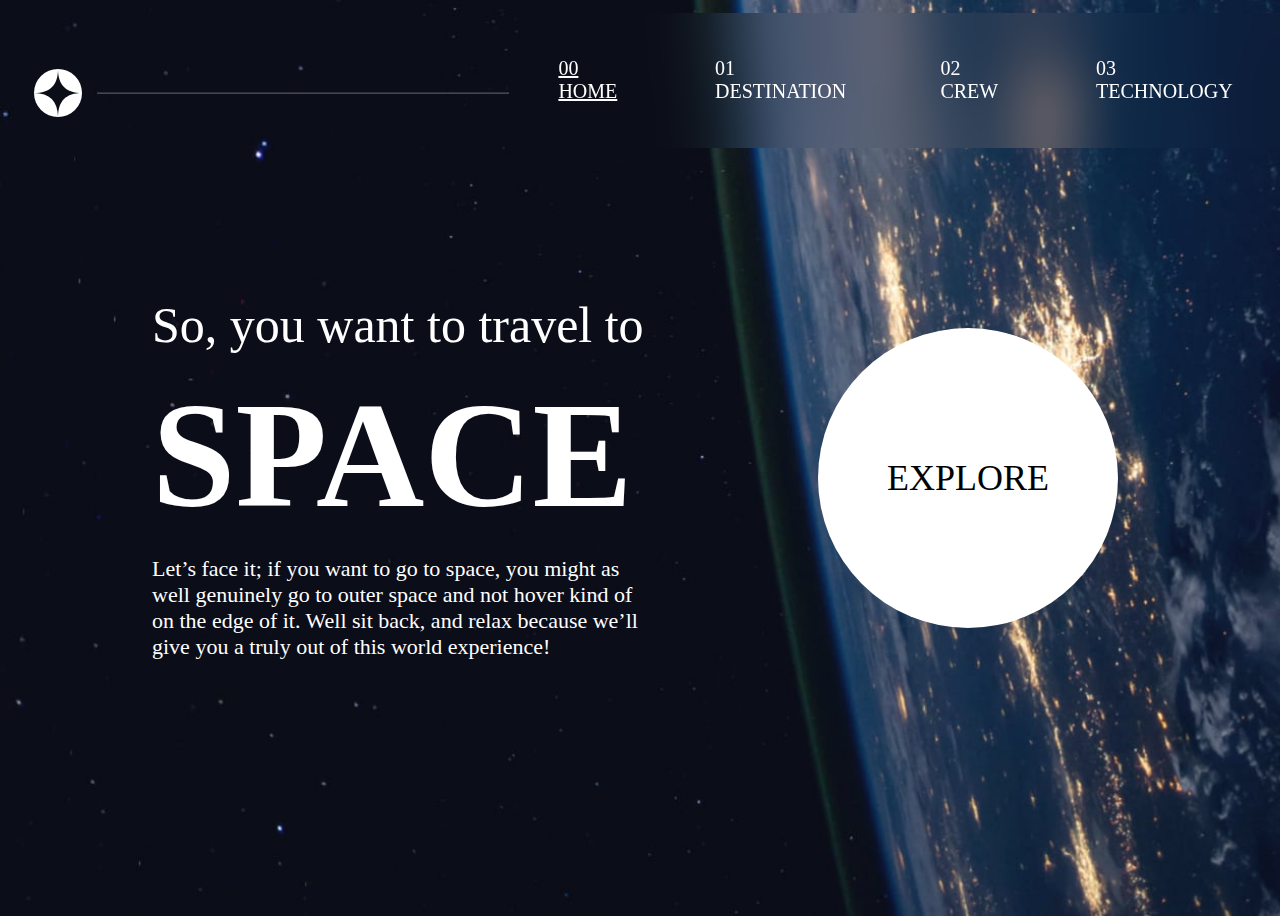
<file: index.html>
<!DOCTYPE html>
<html lang="en">
  <head>
    <meta charset="UTF-8" />
    <meta name="viewport" content="width=device-width, initial-scale=1.0" />

    <link
      rel="icon"
      type="image/png"
      sizes="32x32"
      href="./assets/favicon-32x32.png"
    />
    <link rel="stylesheet" href="css/desktop.css" />
    <title>Frontend Mentor | Space tourism website</title>
  </head>
  <body>
    <header>
      <nav>
        <section class="logo">
          <img src="/starter-code/assets/shared/logo.svg" alt="logo" />
          <hr />
        </section>
        <section class="menu">
          <a href="index.html"><u>00 HOME</u></a>
          <a href="starter-code/destination-moon.html">01 DESTINATION</a>
          <a href="starter-code/crew-commander.html">02 CREW</a>
          <a href="starter-code/technology-vehicle.html">03 TECHNOLOGY</a>
        </section>
      </nav>
    </header>
    <main>
      <section class="left">
        <span>So, you want to travel to</span>
        <h1>SPACE</h1>
        <p>
          Let’s face it; if you want to go to space, you might as <br />
          well genuinely go to outer space and not hover kind of <br />
          on the edge of it. Well sit back, and relax because we’ll <br />
          give you a truly out of this world experience!
        </p>
      </section>
      <section class="right">
        <div id="wheel">
          <p>EXPLORE</p>
        </div>
      </section>
    </main>
  </body>
</html>
</file>
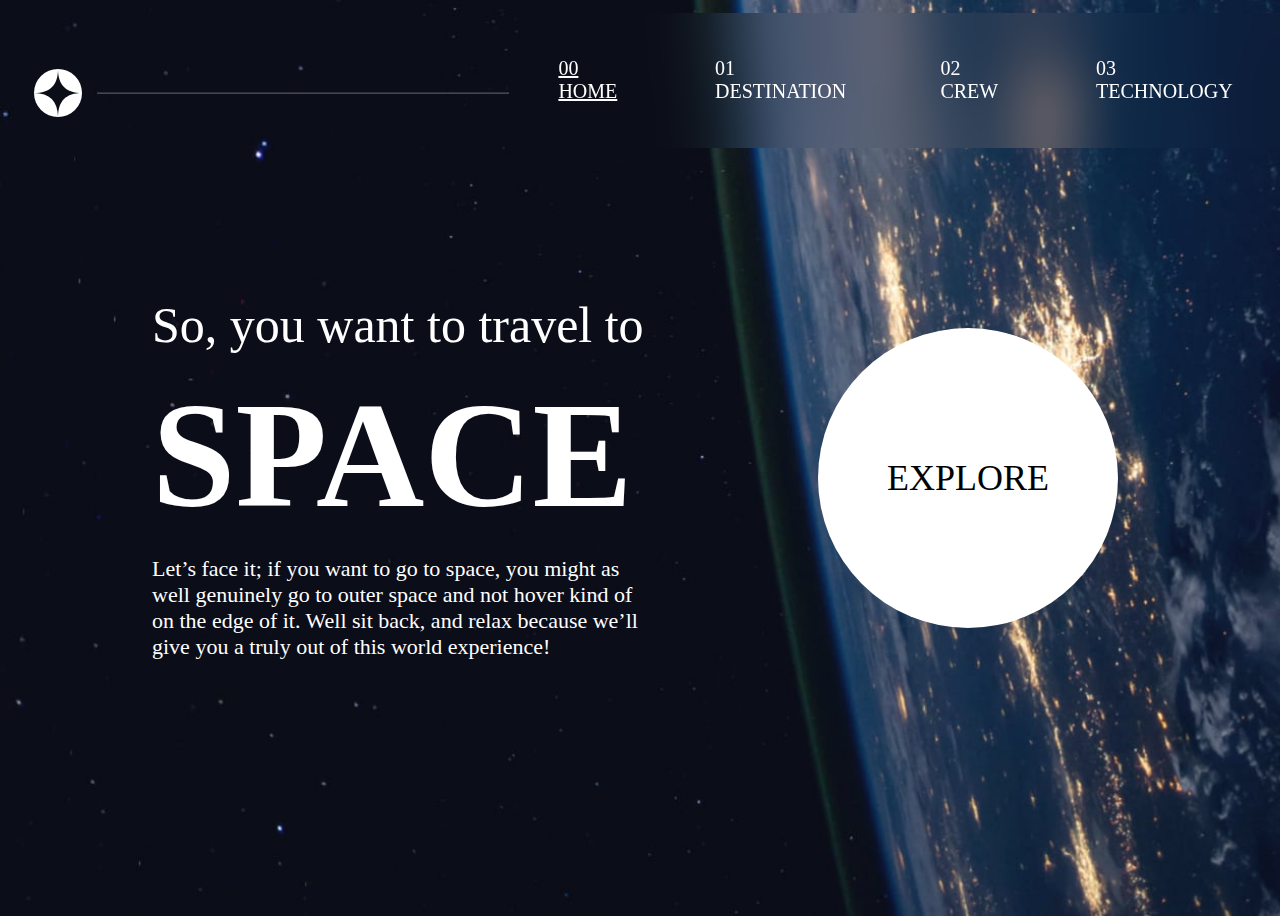
<file: starter-code/index.html>
<!DOCTYPE html>
<html lang="en">
  <head>
    <meta charset="UTF-8" />
    <meta name="viewport" content="width=device-width, initial-scale=1.0" />

    <link
      rel="icon"
      type="image/png"
      sizes="32x32"
      href="./assets/favicon-32x32.png"
    />
    <link rel="stylesheet" href="../css/desktop.css" />
    <title>Frontend Mentor | Space tourism website</title>
  </head>
  <body>
    <header>
      <nav>
        <section class="logo">
          <img src="/starter-code/assets/shared/logo.svg" alt="logo" />
          <hr />
        </section>
        <section class="menu">
          <a href="index.html"><u>00 HOME</u></a>
          <a href="destination-moon.html">01 DESTINATION</a>
          <a href="crew-commander.html">02 CREW</a>
          <a href="technology-vehicle.html">03 TECHNOLOGY</a>
        </section>
      </nav>
    </header>
    <main>
      <section class="left">
        <span>So, you want to travel to</span>
        <h1>SPACE</h1>
        <p>
          Let’s face it; if you want to go to space, you might as <br />
          well genuinely go to outer space and not hover kind of <br />
          on the edge of it. Well sit back, and relax because we’ll <br />
          give you a truly out of this world experience!
        </p>
      </section>
      <section class="right">
        <div id="wheel">
          <p>EXPLORE</p>
        </div>
      </section>
    </main>
  </body>
</html>
</file>
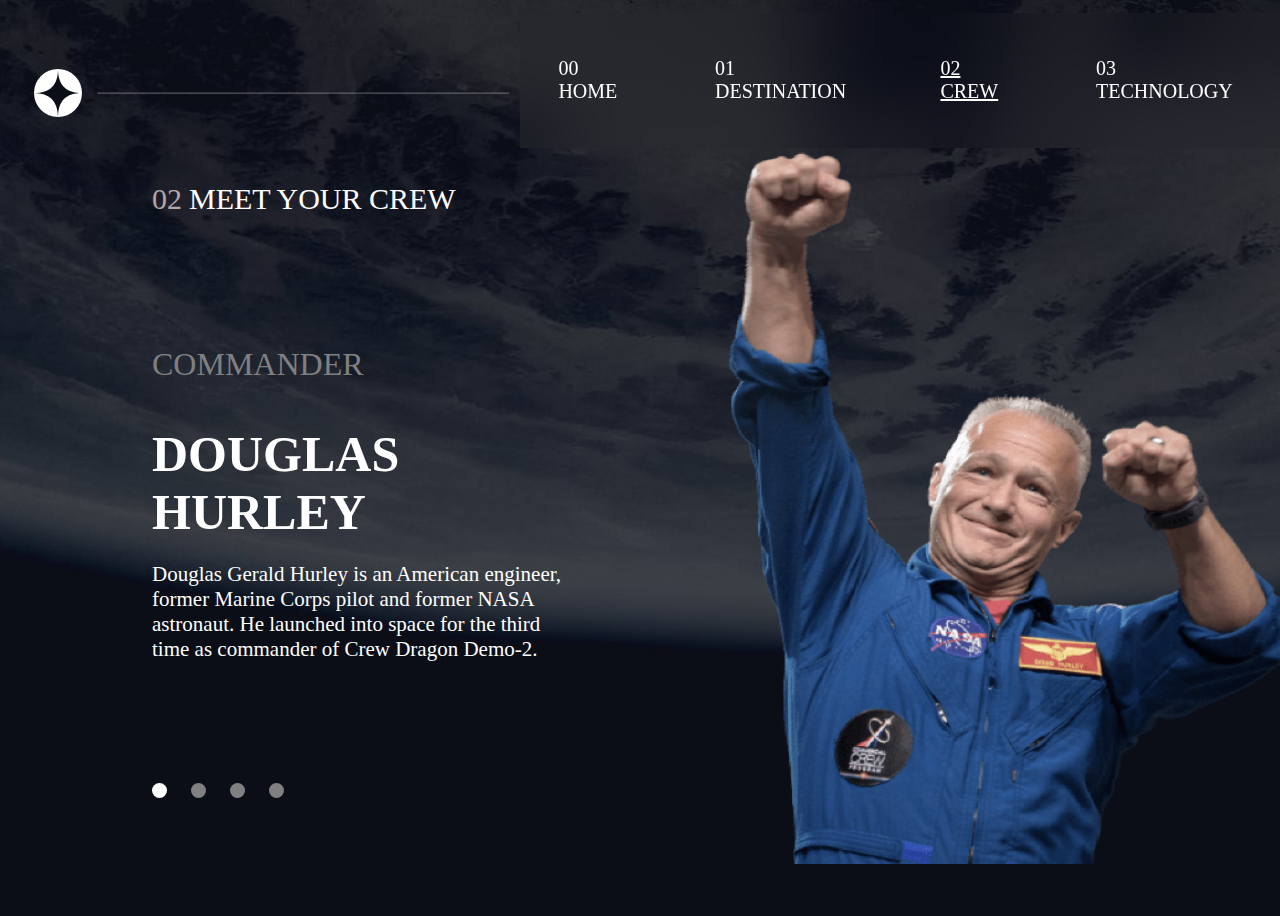
<file: starter-code/crew-commander.html>
<!DOCTYPE html>
<html lang="en">
  <head>
    <meta charset="UTF-8" />
    <meta name="viewport" content="width=device-width, initial-scale=1.0" />

    <link
      rel="icon"
      type="image/png"
      sizes="32x32"
      href="./assets/favicon-32x32.png"
    />
    <link rel="stylesheet" href="/css/crew.css" />
    <title>Frontend Mentor | Space tourism website</title>
  </head>
  <body>
    <header>
      <nav>
        <section class="logo">
          <img src="/starter-code/assets/shared/logo.svg" alt="logo" />
          <hr />
        </section>
        <section class="menu">
          <a href="../index.html">00 HOME</a>
          <a href="destination-moon.html">01 DESTINATION</a>
          <a href="crew-commander.html"><u>02 CREW</u></a>
          <a href="technology-vehicle.html">03 TECHNOLOGY</a>
        </section>
      </nav>
    </header>
    <main>
    </main>
  </body>
  <script src="/script/crewcommander.js"></script>
</html>
</file>
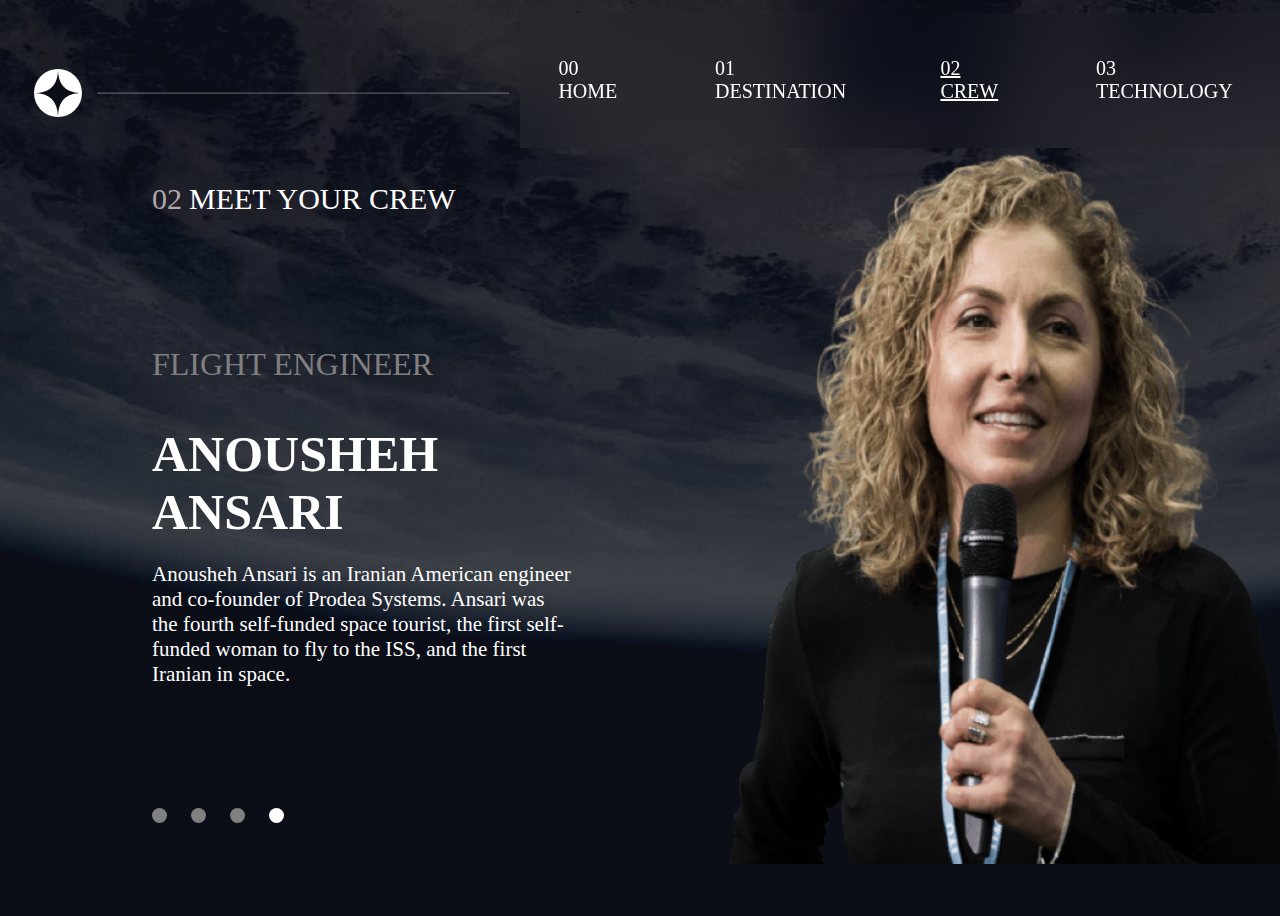
<file: starter-code/crew-engineer.html>
<!DOCTYPE html>
<html lang="en">
  <head>
    <meta charset="UTF-8" />
    <meta name="viewport" content="width=device-width, initial-scale=1.0" />

    <link
      rel="icon"
      type="image/png"
      sizes="32x32"
      href="./assets/favicon-32x32.png"
    />
    <link rel="stylesheet" href="/css/crew.css" />
    <title>Frontend Mentor | Space tourism website</title>
  </head>
  <body>
    <header>
      <nav>
        <section class="logo">
          <img src="/starter-code/assets/shared/logo.svg" alt="logo" />
          <hr />
        </section>
        <section class="menu">
          <a href="../index.html">00 HOME</a>
          <a href="destination-moon.html">01 DESTINATION</a>
          <a href="crew-commander.html"><u>02 CREW</u></a>
          <a href="technology-vehicle.html">03 TECHNOLOGY</a>
        </section>
      </nav>
    </header>
    <main>
    </main>
  </body>
  <script src="/script/crewengineer.js"></script>
</html>
</file>
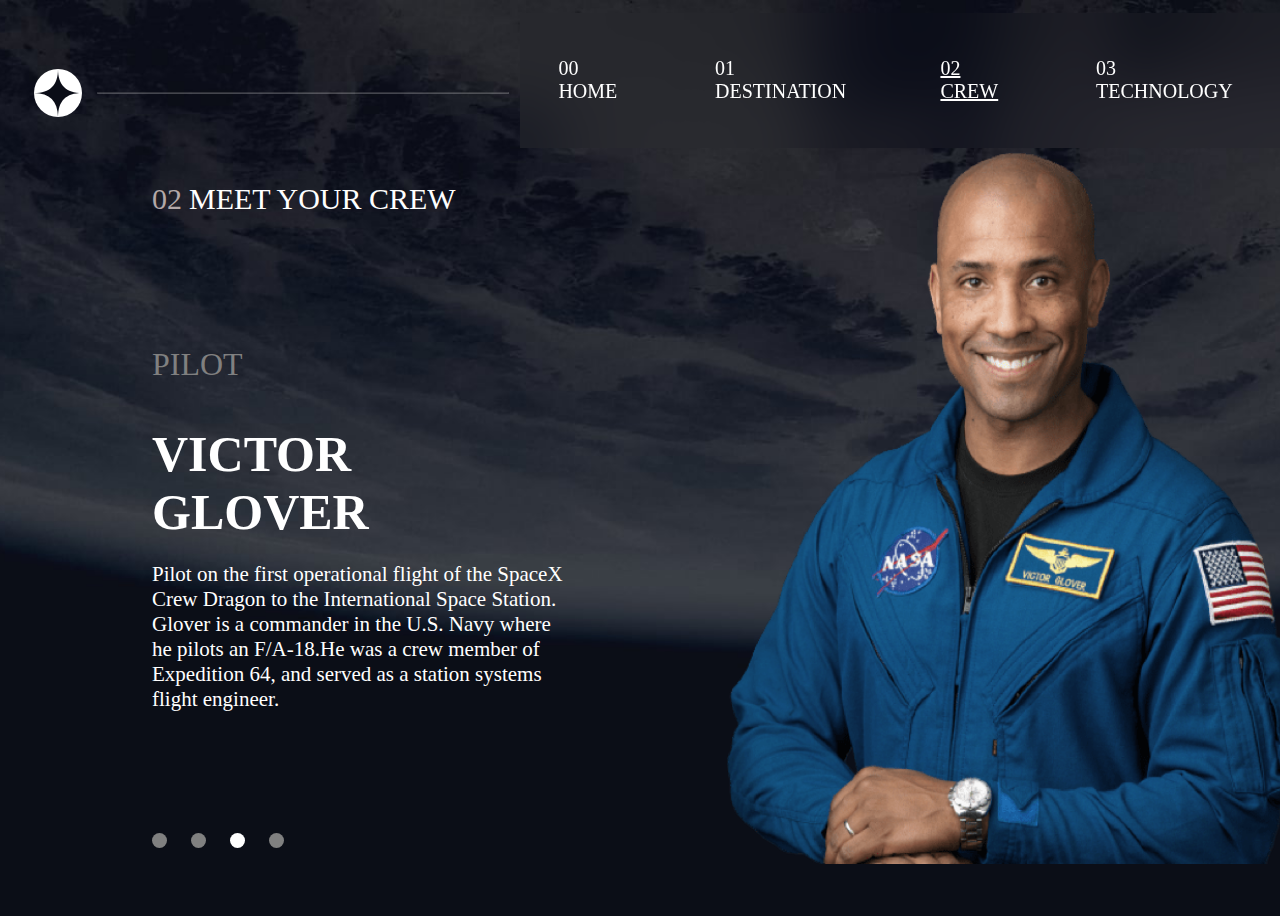
<file: starter-code/crew-pilot.html>
<!DOCTYPE html>
<html lang="en">
  <head>
    <meta charset="UTF-8" />
    <meta name="viewport" content="width=device-width, initial-scale=1.0" />

    <link
      rel="icon"
      type="image/png"
      sizes="32x32"
      href="./assets/favicon-32x32.png"
    />
    <link rel="stylesheet" href="/css/crew.css" />
    <title>Frontend Mentor | Space tourism website</title>
  </head>
  <body>
    <header>
      <nav>
        <section class="logo">
          <img src="/starter-code/assets/shared/logo.svg" alt="logo" />
          <hr />
        </section>
        <section class="menu">
          <a href="../index.html">00 HOME</a>
          <a href="destination-moon.html">01 DESTINATION</a>
          <a href="crew-commander.html"><u>02 CREW</u></a>
          <a href="technology-vehicle.html">03 TECHNOLOGY</a>
        </section>
      </nav>
    </header>
    <main>
    </main>
  </body>
  <script src="/script/crewpilot.js"></script>
</html>
</file>
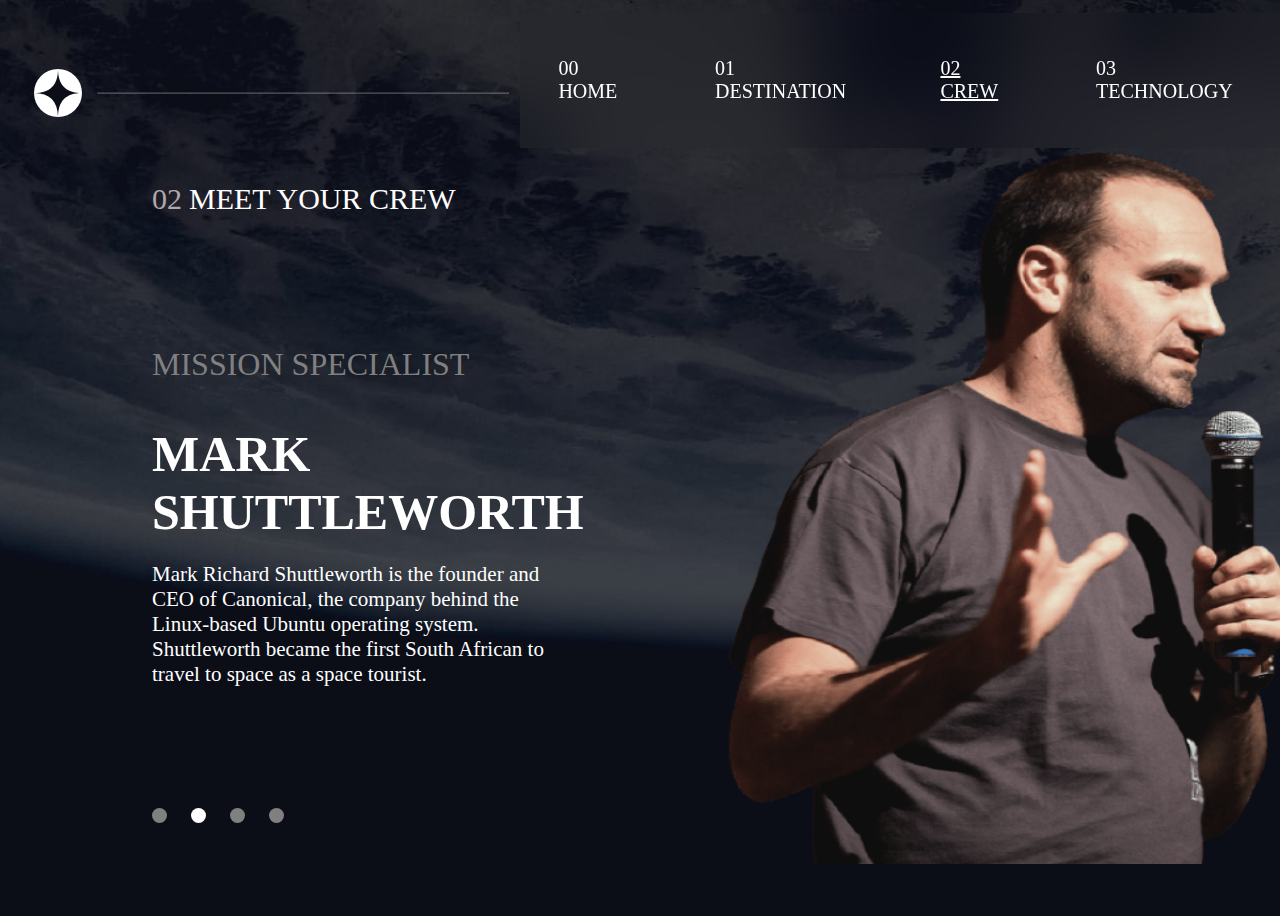
<file: starter-code/crew-specialist.html>
<!DOCTYPE html>
<html lang="en">
  <head>
    <meta charset="UTF-8" />
    <meta name="viewport" content="width=device-width, initial-scale=1.0" />

    <link
      rel="icon"
      type="image/png"
      sizes="32x32"
      href="./assets/favicon-32x32.png"
    />
    <link rel="stylesheet" href="/css/crew.css" />
    <title>Frontend Mentor | Space tourism website</title>
  </head>
  <body>
    <header>
      <nav>
        <section class="logo">
          <img src="/starter-code/assets/shared/logo.svg" alt="logo" />
          <hr />
        </section>
        <section class="menu">
          <a href="../index.html">00 HOME</a>
          <a href="destination-moon.html">01 DESTINATION</a>
          <a href="crew-commander.html"><u>02 CREW</u></a>
          <a href="technology-vehicle.html">03 TECHNOLOGY</a>
        </section>
      </nav>
    </header>
    <main>
    </main>
  </body>
  <script src="/script/crewspecjalist.js"></script>
</html>
</file>
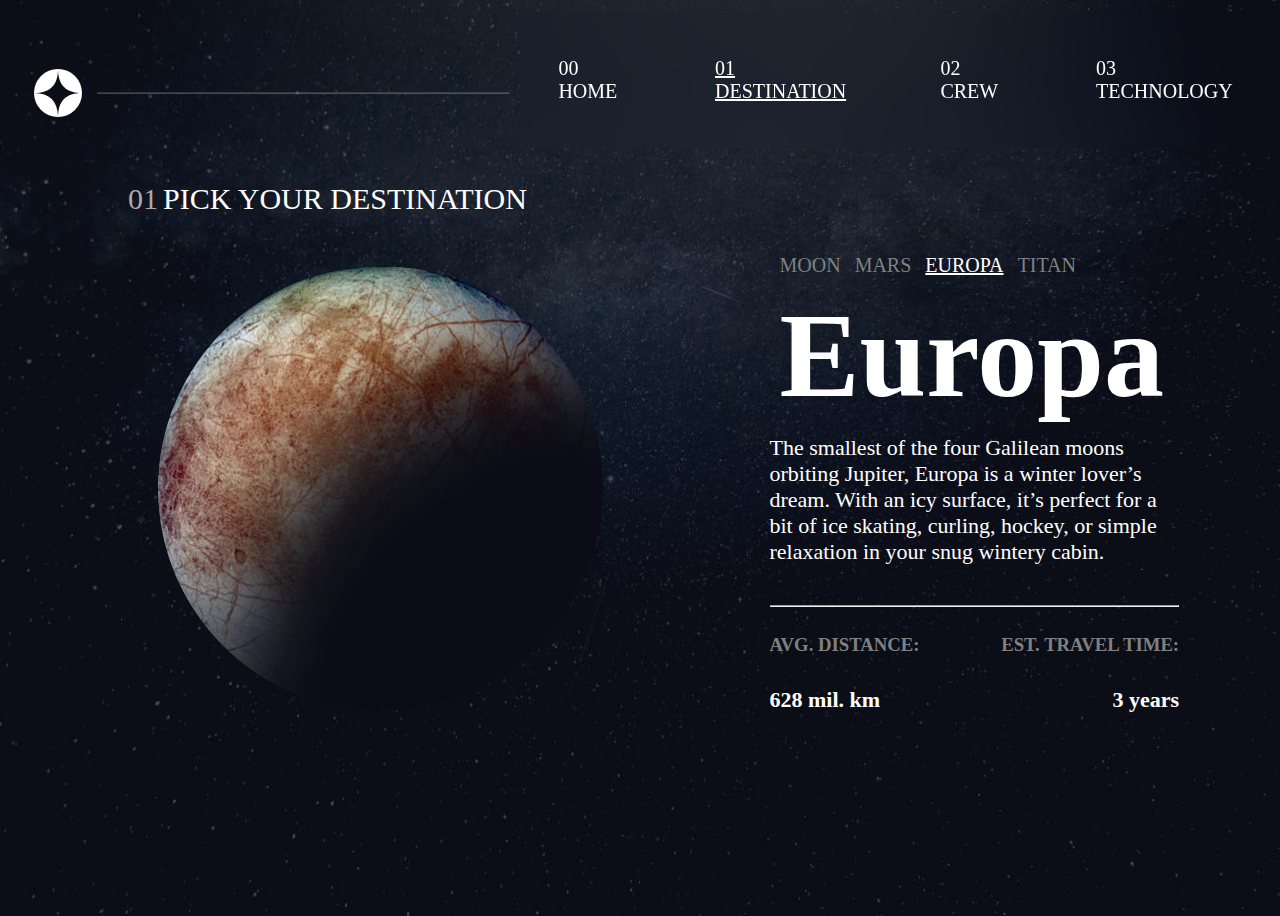
<file: starter-code/destination-europa.html>
<!DOCTYPE html>
<html lang="en">
  <head>
    <meta charset="UTF-8" />
    <meta name="viewport" content="width=device-width, initial-scale=1.0" />

    <link
      rel="icon"
      type="image/png"
      sizes="32x32"
      href="./assets/favicon-32x32.png"
    />
    <link rel="stylesheet" href="../css/destination.css" />
    <title>Frontend Mentor | Space tourism website</title>
  </head>
  <body>
    <header>
      <nav>
        <section class="logo">
          <img src="/starter-code/assets/shared/logo.svg" alt="logo" />
          <hr />
        </section>
        <section class="menu">
          <a href="../index.html">00 HOME</a>
          <a href="destination-moon.html"><u>01 DESTINATION</u></a>
          <a href="crew-commander.html">02 CREW</a>
          <a href="technology-vehicle.html">03 TECHNOLOGY</a>
        </section>
      </nav>
    </header>
    <main>
    </main>
  </body>
  <script src="/script/destinationeuropa.js"></script>
</html>
</file>
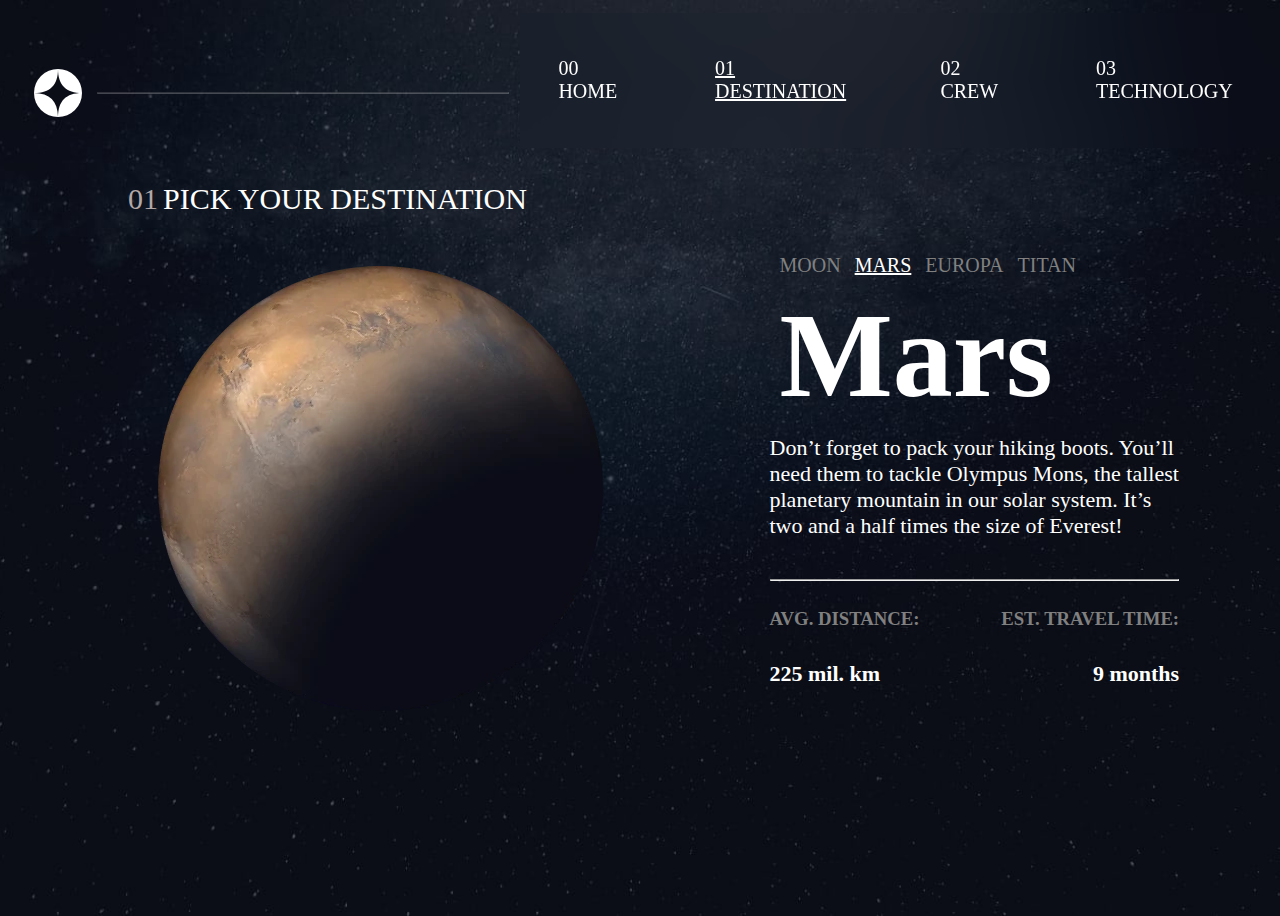
<file: starter-code/destination-mars.html>
<!DOCTYPE html>
<html lang="en">
  <head>
    <meta charset="UTF-8" />
    <meta name="viewport" content="width=device-width, initial-scale=1.0" />

    <link
      rel="icon"
      type="image/png"
      sizes="32x32"
      href="./assets/favicon-32x32.png"
    />
    <link rel="stylesheet" href="../css/destination.css" />
    <title>Frontend Mentor | Space tourism website</title>
  </head>
  <body>
    <header>
      <nav>
        <section class="logo">
          <img src="/starter-code/assets/shared/logo.svg" alt="logo" />
          <hr />
        </section>
        <section class="menu">
          <a href="../index.html">00 HOME</a>
          <a href="destination-moon.html"><u>01 DESTINATION</u></a>
          <a href="crew-commander.html">02 CREW</a>
          <a href="technology-vehicle.html">03 TECHNOLOGY</a>
        </section>
      </nav>
    </header>
    <main>
    </main>
  </body>
  <script src="/script/destinationmars.js"></script>
</html>
</file>
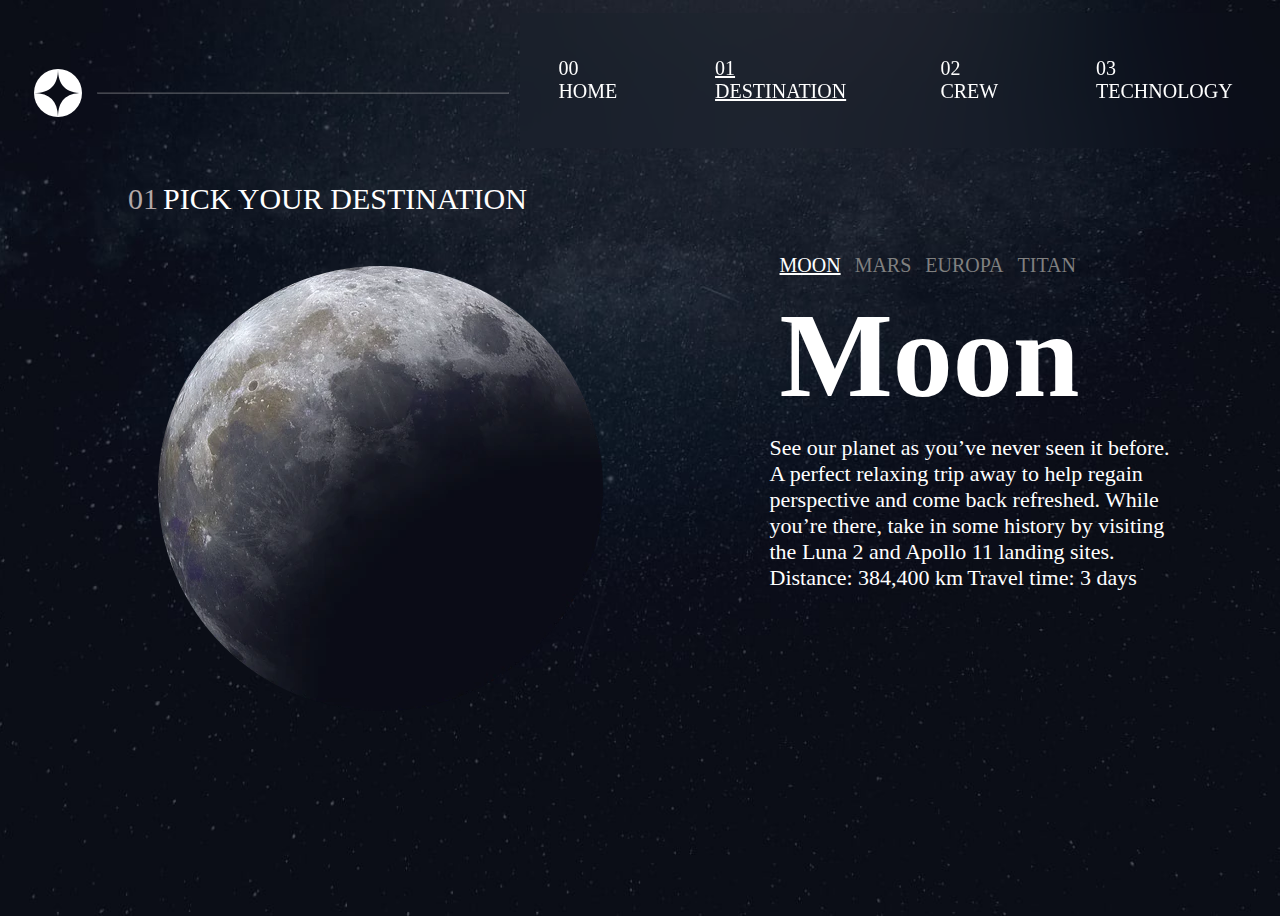
<file: starter-code/destination-moon.html>
<!DOCTYPE html>
<html lang="en">
  <head>
    <meta charset="UTF-8" />
    <meta name="viewport" content="width=device-width, initial-scale=1.0" />

    <link
      rel="icon"
      type="image/png"
      sizes="32x32"
      href="./assets/favicon-32x32.png"
    />
    <link rel="stylesheet" href="../css/destination.css" />
    <title>Frontend Mentor | Space tourism website</title>
  </head>
  <body>
    <header>
      <nav>
        <section class="logo">
          <img src="/starter-code/assets/shared/logo.svg" alt="logo" />
          <hr />
        </section>
        <section class="menu">
          <a href="../index.html">00 HOME</a>
          <a href="destination-moon.html"><u>01 DESTINATION</u></a>
          <a href="crew-commander.html">02 CREW</a>
          <a href="technology-vehicle.html">03 TECHNOLOGY</a>
        </section>
      </nav>
    </header>
    <main>
    </main>
  </body>
  <script src="/script/destinationmoon.js"></script>
</html>
</file>
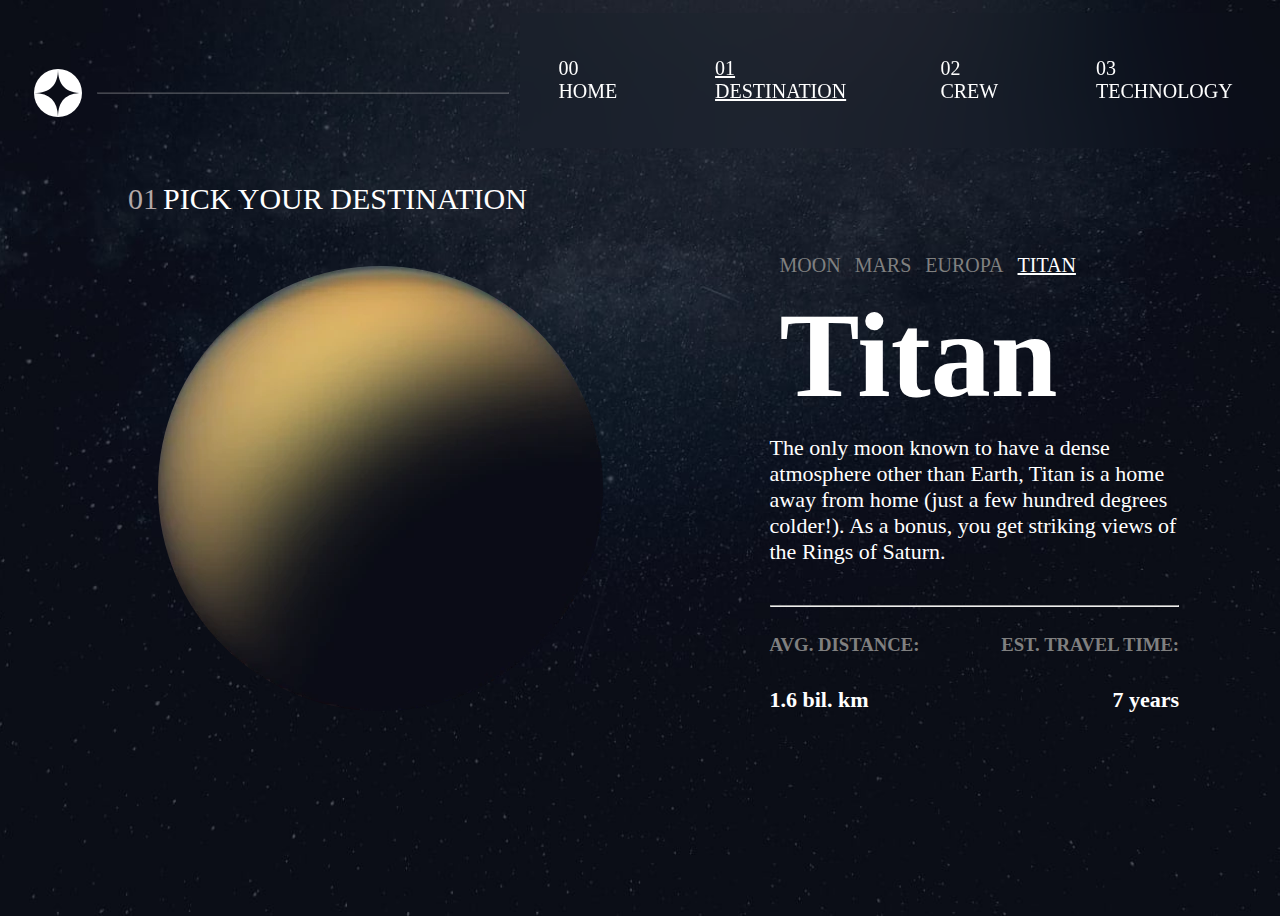
<file: starter-code/destination-titan.html>
<!DOCTYPE html>
<html lang="en">
  <head>
    <meta charset="UTF-8" />
    <meta name="viewport" content="width=device-width, initial-scale=1.0" />

    <link
      rel="icon"
      type="image/png"
      sizes="32x32"
      href="./assets/favicon-32x32.png"
    />
    <link rel="stylesheet" href="../css/destination.css" />
    <title>Frontend Mentor | Space tourism website</title>
  </head>
  <body>
    <header>
      <nav>
        <section class="logo">
          <img src="/starter-code/assets/shared/logo.svg" alt="logo" />
          <hr />
        </section>
        <section class="menu">
          <a href="../index.html">00 HOME</a>
          <a href="destination-moon.html"><u>01 DESTINATION</u></a>
          <a href="crew-commander.html">02 CREW</a>
          <a href="technology-vehicle.html">03 TECHNOLOGY</a>
        </section>
      </nav>
    </header>
    <main>
    </main>
  </body>
  <script src="/script/destinationtitan.js"></script>
</html>
</file>
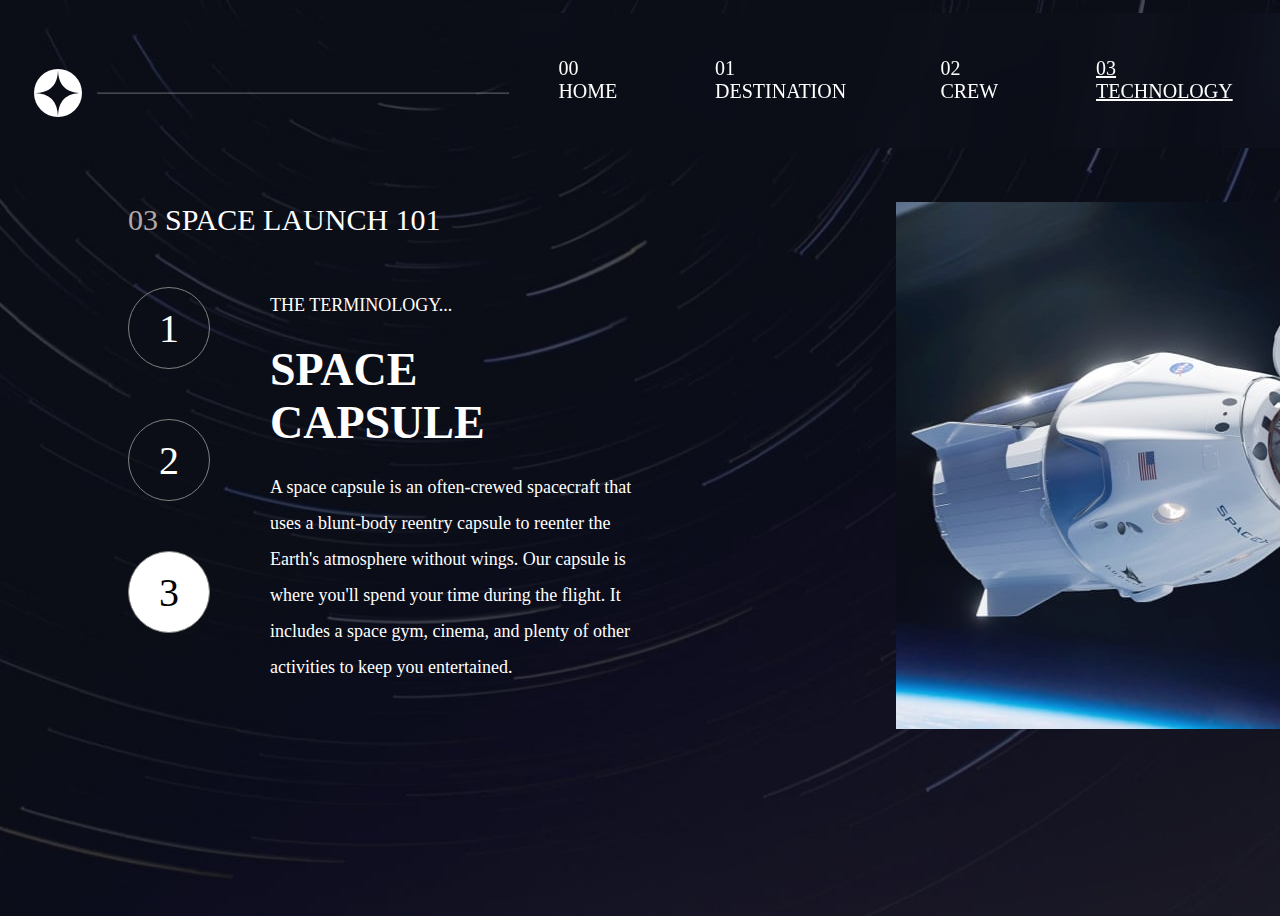
<file: starter-code/technology-capsule.html>
<!DOCTYPE html>
<html lang="en">
  <head>
    <meta charset="UTF-8" />
    <meta name="viewport" content="width=device-width, initial-scale=1.0" />

    <link
      rel="icon"
      type="image/png"
      sizes="32x32"
      href="./assets/favicon-32x32.png"
    />
    <link rel="stylesheet" href="/css/technology.css">
    <title>Frontend Mentor | Space tourism website</title>
  </head>
  <body>
    <header>
      <nav>
        <section class="logo">
          <img src="/starter-code/assets/shared/logo.svg" alt="logo" />
          <hr />
        </section>
        <section class="menu">
          <a href="../index.html">00 HOME</a>
          <a href="destination-moon.html">01 DESTINATION</a>
          <a href="crew-commander.html">02 CREW</a>
          <a href="technology-vehicle.html"><u>03 TECHNOLOGY</u></a>
        </section>
      </nav>
    </header>
    <main>
      <section class="LeftLeft"></section>
      <section class="Right"></section>
    </main>
  </body>
  <script src="/script/technologycapsule.js"></script>
</html>
</file>
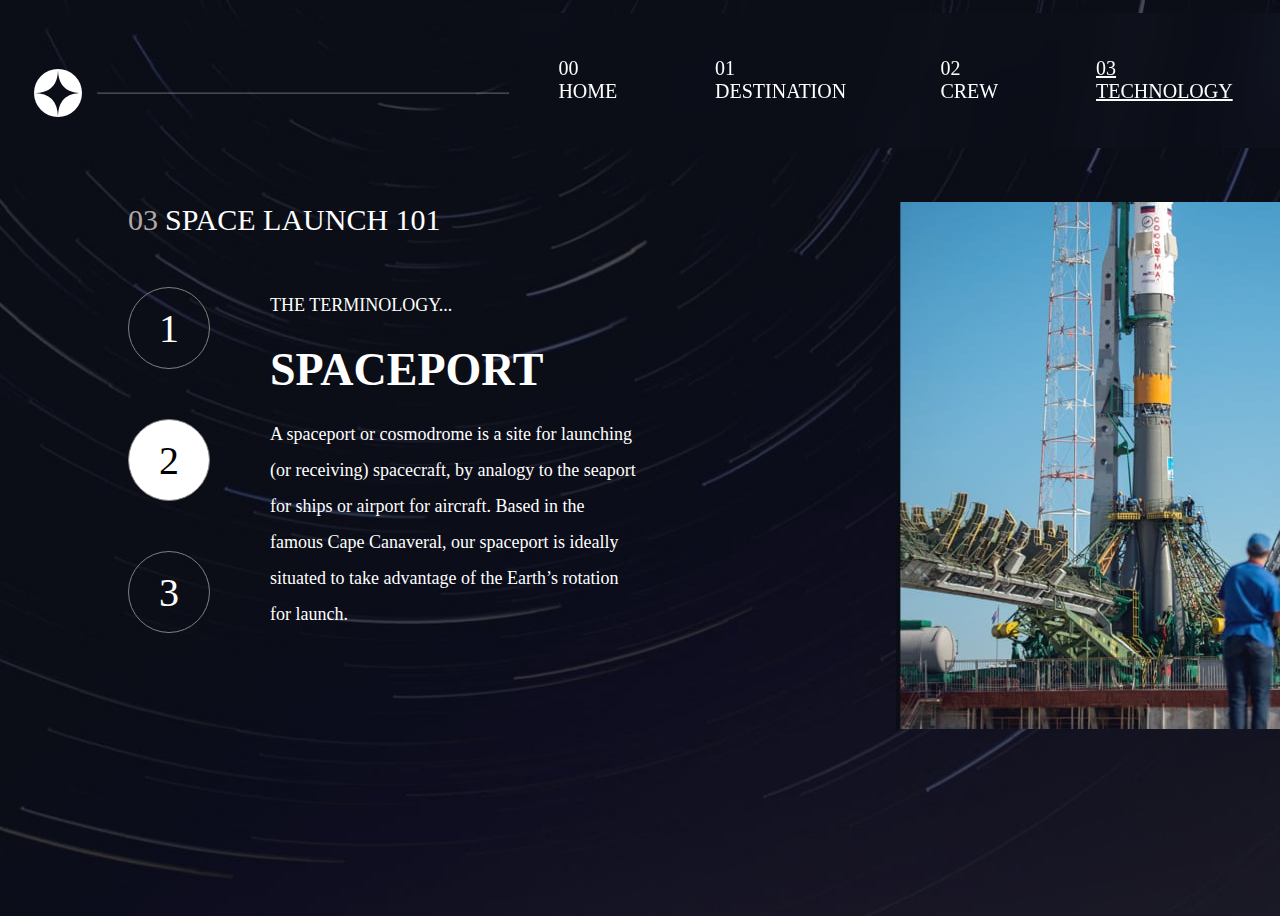
<file: starter-code/technology-spaceport.html>
<!DOCTYPE html>
<html lang="en">
  <head>
    <meta charset="UTF-8" />
    <meta name="viewport" content="width=device-width, initial-scale=1.0" />

    <link
      rel="icon"
      type="image/png"
      sizes="32x32"
      href="./assets/favicon-32x32.png"
    />
    <link rel="stylesheet" href="/css/technology.css">
    <title>Frontend Mentor | Space tourism website</title>
  </head>
  <body>
    <header>
      <nav>
        <section class="logo">
          <img src="/starter-code/assets/shared/logo.svg" alt="logo" />
          <hr />
        </section>
        <section class="menu">
          <a href="../index.html">00 HOME</a>
          <a href="destination-moon.html">01 DESTINATION</a>
          <a href="crew-commander.html">02 CREW</a>
          <a href="technology-vehicle.html"><u>03 TECHNOLOGY</u></a>
        </section>
      </nav>
    </header>
    <main>
      <section class="LeftLeft"></section>
      <section class="Right"></section>
    </main>
  </body>
  <script src="/script/technologyspaceport.js"></script>
</html>
</file>
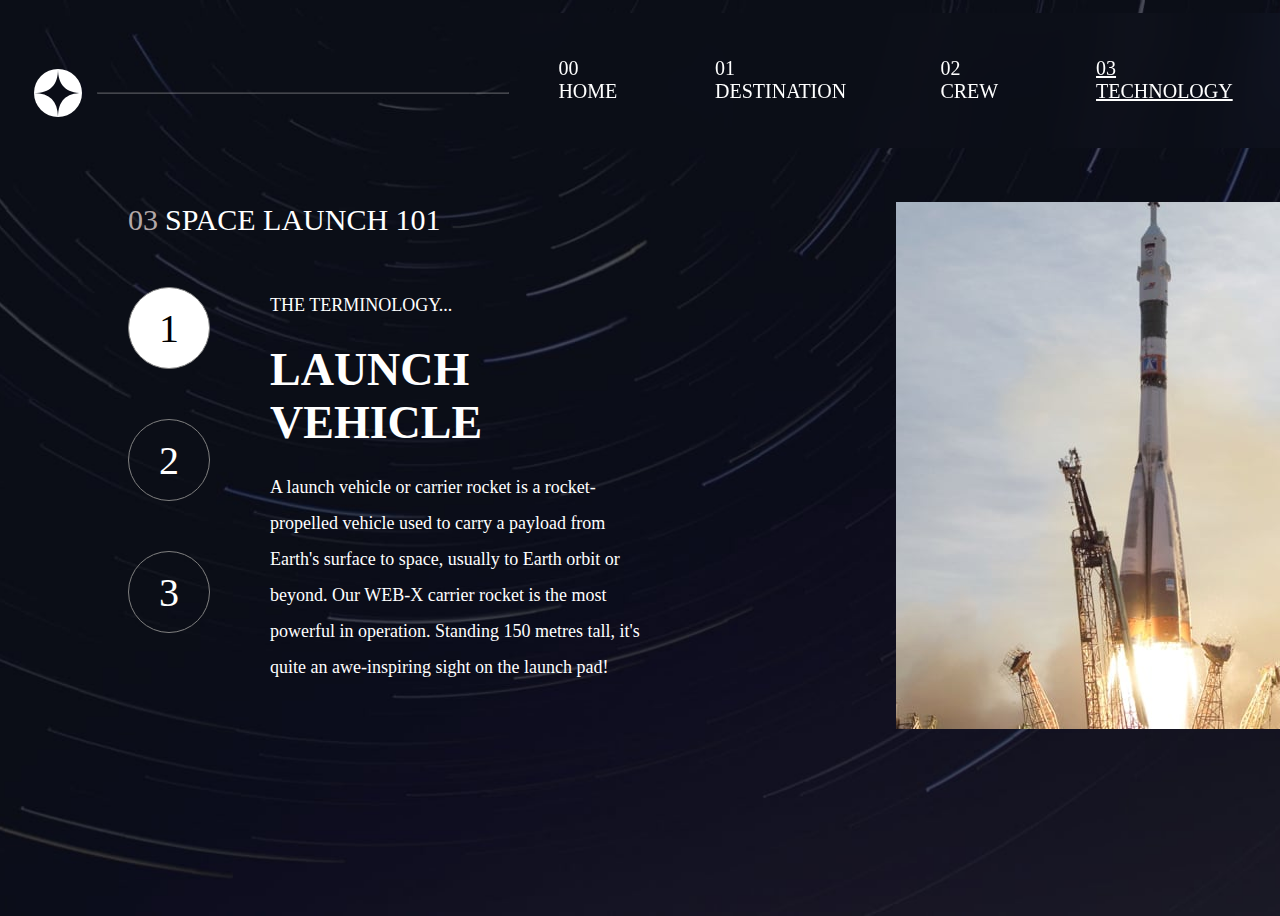
<file: starter-code/technology-vehicle.html>
<!DOCTYPE html>
<html lang="en">
  <head>
    <meta charset="UTF-8" />
    <meta name="viewport" content="width=device-width, initial-scale=1.0" />

    <link
      rel="icon"
      type="image/png"
      sizes="32x32"
      href="./assets/favicon-32x32.png"
    />
    <link rel="stylesheet" href="/css/technology.css">
    <title>Frontend Mentor | Space tourism website</title>
  </head>
  <body>
    <header>
      <nav>
        <section class="logo">
          <img src="/starter-code/assets/shared/logo.svg" alt="logo" />
          <hr />
        </section>
        <section class="menu">
          <a href="../index.html">00 HOME</a>
          <a href="destination-moon.html">01 DESTINATION</a>
          <a href="crew-commander.html">02 CREW</a>
          <a href="technology-vehicle.html"><u>03 TECHNOLOGY</u></a>
        </section>
      </nav>
    </header>
    <main>
      <section class="LeftLeft"></section>
      <section class="Right"></section>
    </main>
  </body>
  <script src="/script/technologyvehicle.js"></script>
</html>
</file>
<file: css/desktop.css>
:root {
  --white: #fff;
}

body {
  background-image: url(../starter-code/assets/home/background-home-desktop.jpg);
  background-repeat: no-repeat;
  background-size: cover;
  background-position: center;
  width: 1440px;
  height: 900px;
}
header {
  position: absolute;
}
header hr {
  width: 80%;
  opacity: 25%;
  margin: 5% 0 0 -2%;
  color: var(--white);
  position: relative;
}
nav {
  width: 100vw;
  height: 16vh;
  display: flex;
  align-items: center;
  position: relative;
}
main {
  height: 100vh;
  display: flex;
  flex-direction: row;
}
.logo {
  width: 40vw;
  height: 15vh;
  background-color: transparent;
  display: flex;
  align-items: center;
}
.logo img {
  margin: 5% 5% 0 5%;
}
.menu {
  fill: transparent var(--white) 4%;
  height: 15vh;
  width: 60vw;
  backdrop-filter: blur(30px);
  filter: saturation(25%);
  background-color: transparent;
  display: flex;
  align-items: center;
}
.menu a {
  margin: 0 5%;
  color: var(--white);
  text-decoration: none;
  font-size: 20px;
  font-weight: 9px;
  transition: 0.5s;
}
.menu a:hover {
  border-bottom: 3px solid var(--white);
}
.left {
  height: 100%;
  width: 50vw;
  padding: 20% 0 10% 10%;
  box-sizing: border-box;
}
.left span {
  font-size: 50px;
  color: var(--white);
  margin: 0;
}
.left h1 {
  color: var(--white);
  font-size: 150px;
  margin: 15px 0;
}
.left p {
  color: var(--white);
  margin: 0;
  font-size: 22px;
}
.right {
  height: 100%;
  width: 50vw;
  display: flex;
  justify-content: center;
}
#wheel {
  margin: 50% 0 40% 0;
  height: 300px;
  width: 300px;
  background-color: var(--white);
  border-radius: 50%;
  display: flex;
  justify-content: center;
  align-items: center;
}
#wheel p {
  font-size: 4vh;
}
</file>
<file: css/crew.css>
:root {
  --white: #fff;
  --grey: grey;
}

body {
  background-image: url(../starter-code/assets/crew/background-crew-desktop.jpg);
  background-repeat: no-repeat;
  background-size: cover;
  background-position: center;
  width: 1440px;
  height: 900px;
}
header hr {
  width: 80%;
  opacity: 25%;
  margin: 5% 0 0 -2%;
  color: var(--white);
  position: relative;
}
nav {
  width: 100vw;
  height: 16vh;
  display: flex;
  align-items: center;
  position: relative;
}
main {
  display: flex;
  flex-direction: row;
}
.logo {
  width: 40vw;
  height: 15vh;
  background-color: transparent;
  display: flex;
  align-items: center;
}
.logo img {
  margin: 5% 5% 0 5%;
}
.menu {
  fill: transparent var(--white) 4%;
  height: 15vh;
  width: 60vw;
  backdrop-filter: blur(30px);
  filter: saturation(25%);
  background-color: transparent;
  display: flex;
  align-items: center;
}
.menu a {
  margin: 0 5%;
  color: var(--white);
  text-decoration: none;
  font-size: 20px;
  transition: 0.5s;
}
.menu a:hover {
  border-bottom: 3px solid var(--white);
}
.left {
  color: var(--white);
  max-width: 33vw;
  max-height: 80vh;
  display: flex;
  flex-direction: column;
  padding-left: 10%;
}
#role {
  color: var(--grey);
  text-transform: uppercase;
  font-size: 32px;
  margin-bottom: 10px;
}
h2{
    text-transform: uppercase;
    margin-bottom: 10px;
    font-size: 50px;
}
#numberandname {
  font-size: 30px;
  display: flex;
  align-items: center;
  margin-bottom: 100px;
}
.numbercrew {
  color: rgb(179, 168, 168);
  margin-right: 7px;
}
#bio{
    font-size: 21px;
}
.slider{
    height: 15px;
    width: 15px;
    background-color: var(--grey);
    border-radius: 50%;
}
.active{
    height: 15px;
    width: 15px;
    background-color: var(--white);
    border-radius: 50%;
}
a{
    margin: 100px 20px 0 0;
    color: var(--grey);
    display: inline-block;
}
.right {
  display: flex;
  text-align: left;
  max-width: 67vw;
  max-height: 100vh;
  margin: 0 auto;
  box-sizing: border-box;
}
.right img{
    height: 712px;
    width: 568px;
}
</file>
<file: css/destination.css>
:root {
  --white: #fff;
  --grey: grey;
}

body {
  background-image: url(../starter-code/assets/destination/background-destination-desktop.jpg);
  background-repeat: no-repeat;
  background-size: cover;
  background-position: center;
  width: 1440px;
  height: 900px;
}
header hr {
  width: 80%;
  opacity: 25%;
  margin: 5% 0 0 -2%;
  color: var(--white);
  position: relative;
}
nav {
  width: 100vw;
  height: 16vh;
  display: flex;
  align-items: center;
  position: relative;
}
main {
  display: flex;
  flex-direction: row;
}
.logo {
  width: 40vw;
  height: 15vh;
  background-color: transparent;
  display: flex;
  align-items: center;
}
.logo img {
  margin: 5% 5% 0 5%;
}
.menu {
  fill: transparent var(--white) 4%;
  height: 15vh;
  width: 60vw;
  backdrop-filter: blur(30px);
  filter: saturation(25%);
  background-color: transparent;
  display: flex;
  align-items: center;
}
.menu a {
  margin: 0 5%;
  color: var(--white);
  text-decoration: none;
  font-size: 20px;
  transition: 0.5s;
}
.menu a:hover {
  border-bottom: 3px solid var(--white);
}
.numberdestination {
  color: rgb(179, 168, 168);
  margin-right: 5px;
  font-size: 30px;
}
span {
  color: var(--white);
  display: inline;
  font-size: 30px;
}
.left {
  max-width: 60vw;
  max-height: 100vh;
  display: flex;
  flex-direction: column;
}
.left img {
  width: 445px;
  height: 445px;
  margin: 20px 0 0 150px;
}
.destination-info {
  display: flex;
  align-items: center;
  margin-left: 120px;
}
.right {
  display: flex;
  text-align: left;
  max-width: 40vw;
  max-height: 100vh;
  margin: 0 auto;
}
.info {
  margin-top: 20%;
  width: 80%;
  height: 80%;
}
.info a {
  font-size: 20px;
  text-decoration: none;
  color: var(--grey);
  margin-left: 10px;
}
#active {
  color: var(--white);
}
h2 {
  color: var(--white);
  margin: 10px;
  font-size: 120px;
}
p{
  font-size: 22px;
  display: inline;
  color: var(--white);
}
h3{
  color: var(--grey);
}
h4{
  margin-top: 2px;
  font-size: 22px;
  display: inline;
  color: var(--white);
}
hr{
  margin-top: 40px;
  color: var(--grey);
}
#DistanceTimeTravel{
  display: flex;
  flex-direction: column;
  margin-top: 20px;
}
.top-info{
  display: flex;
  justify-content: space-between;
  margin-bottom: 10px;
}
.bottom-info{
  display: flex;
  justify-content: space-between;
  margin-bottom: 10px;
}
</file>
<file: css/technology.css>
:root {
  --white: #fff;
  --grey: grey;
}
body {
  background-image: url(../starter-code/assets/technology/background-technology-desktop.jpg);
  background-repeat: no-repeat;
  background-size: cover;
  background-position: center;
  width: 1440px;
  height: 900px;
}
header hr {
  width: 80%;
  opacity: 25%;
  margin: 5% 0 0 -2%;
  color: var(--white);
  position: relative;
}
nav {
  width: 100vw;
  height: 16vh;
  display: flex;
  align-items: center;
  position: relative;
}
main {
  display: flex;
  flex-direction: row;
}
.logo {
  width: 40vw;
  height: 15vh;
  background-color: transparent;
  display: flex;
  align-items: center;
}
.logo img {
  margin: 5% 5% 0 5%;
}
.menu {
  fill: transparent var(--white) 4%;
  height: 15vh;
  width: 60vw;
  backdrop-filter: blur(30px);
  filter: saturation(25%);
  background-color: transparent;
  display: flex;
  align-items: center;
}
.menu a {
  margin: 0 5%;
  color: var(--white);
  text-decoration: none;
  font-size: 20px;
  transition: 0.5s;
}
.menu a:hover {
  border-bottom: 3px solid var(--white);
}
.top {
  display: block;
  height: 15vh;
  width: 60vw;
  display: flex;
  align-items: center;
  margin: 0;
  margin-left: 120px;
}
.left {
  display: flex;
  flex-direction: row;
  height: 60vh;
  width: 40vw;
  margin-left: 120px;
}
.left p {
  margin: 0;
}
.left h2 {
  margin: 20px 0;
}
.left a {
  display: flex;
  text-align: center;
  justify-content: center;
  height: 80px;
  width: 80px;
  background-color: transparent;
  border-radius: 50%;
  text-decoration: none;
  color: var(--white);
  border: 1px solid var(--grey);
  margin: 0 60px 50px 0;
}
.right {
  height: 60vh;
  width: 40vw;
}
.right img{
    margin-top: 50px;
}
.numbertechnology {
  color: rgb(179, 168, 168);
  margin-right: 7px;
}
span {
  color: var(--white);
}
#leftdata p,h2{
    color: var(--white);
}
#leftdata h2{
    font-size: 46px;
    text-transform: uppercase;
}
#leftdata p{
    font-size: 18px;
    line-height: 36px;
}
.top p,span{
    font-size: 30px;
}
#lefta a{
    font-size: 40px;
    display: flex;
    justify-content: center;
    align-items: center;
}
#lefta .active{
    background-color: var(--white);
    color: black;
}
</file>
